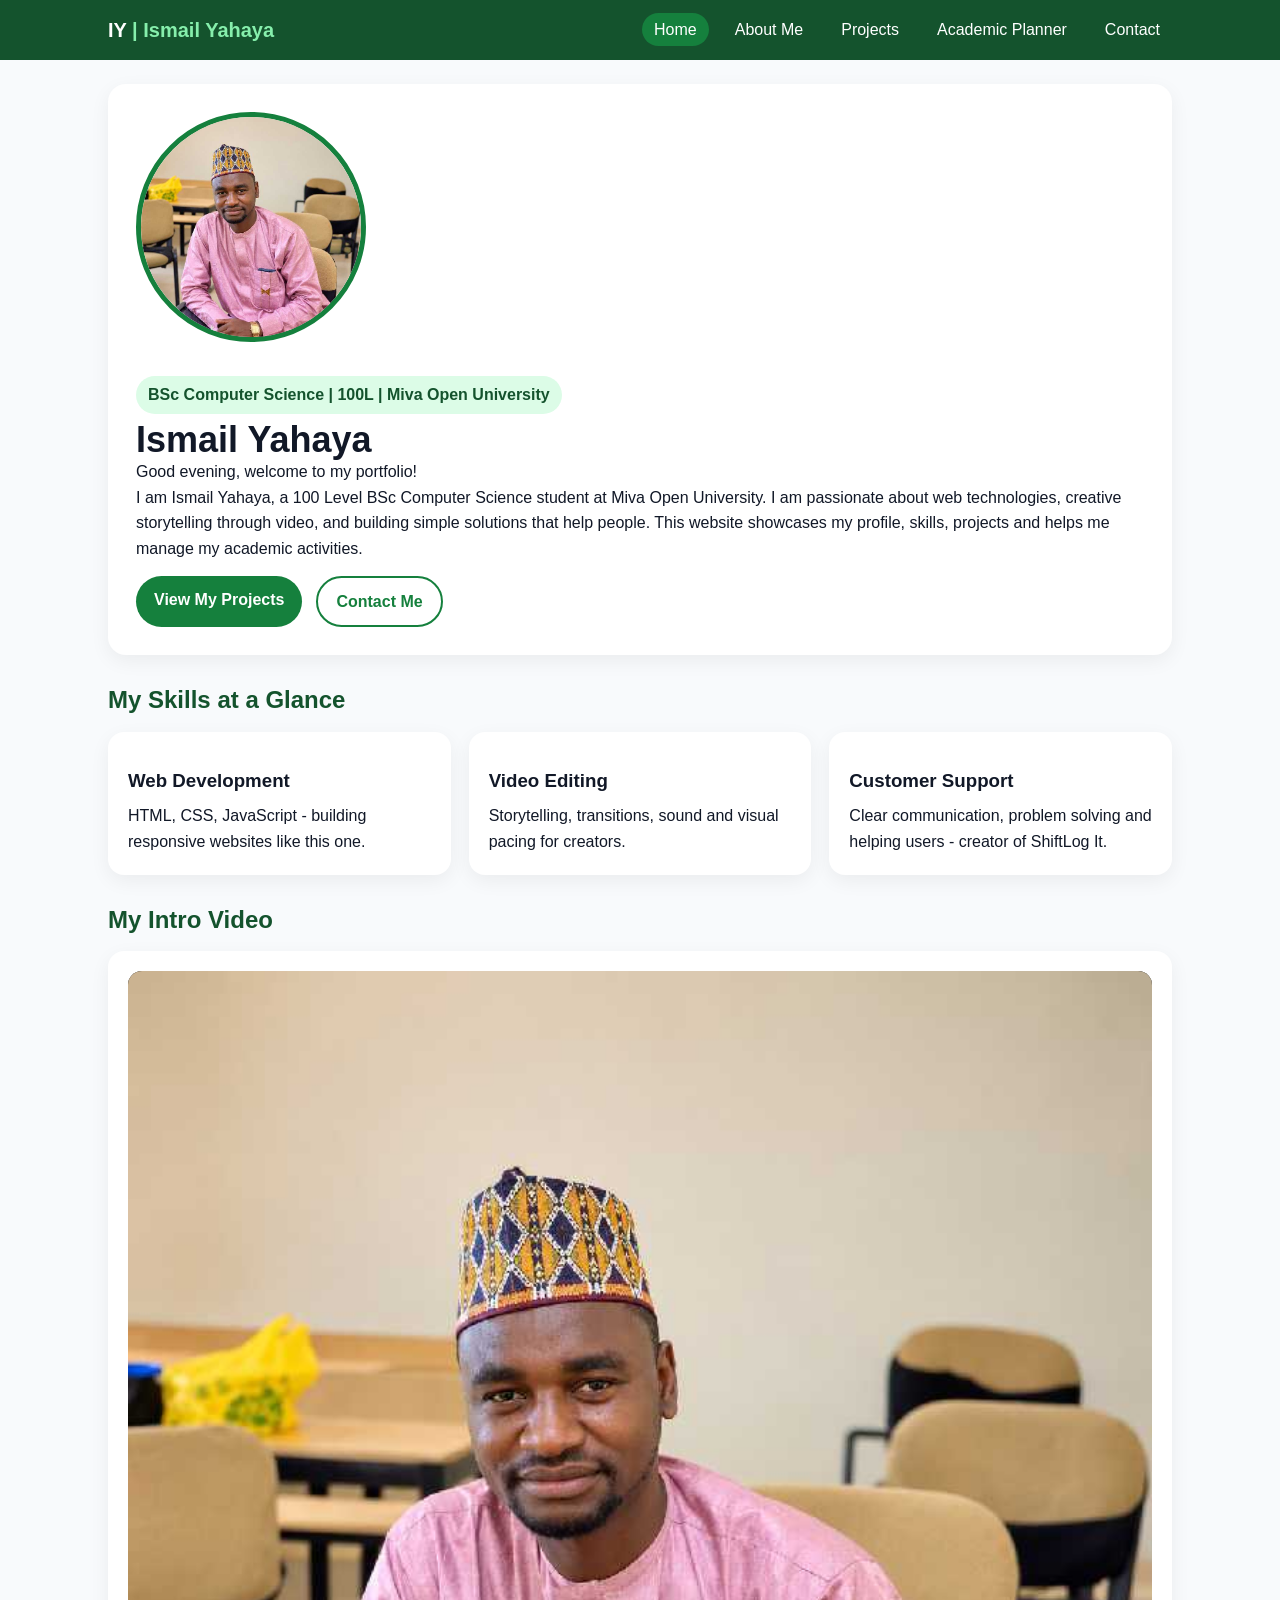
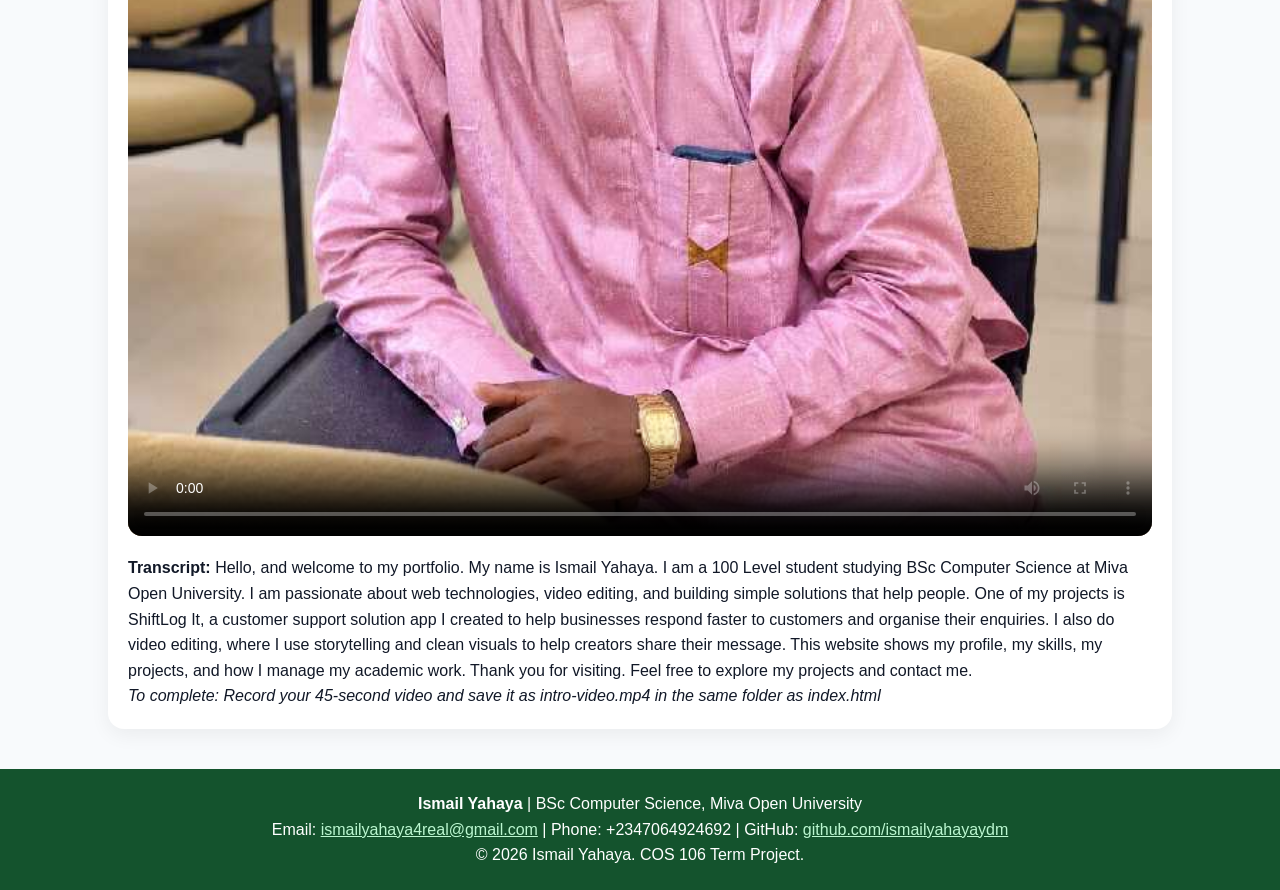
<file: index.html>
<!DOCTYPE html><html lang="en"><head><meta charset="UTF-8"><meta name="viewport" content="width=device-width, initial-scale=1.0"><title>Home - Ismail Yahaya</title><link rel="stylesheet" href="style.css"></head><body><header><div class="nav"><div class="logo">IY <span>| Ismail Yahaya</span></div><button id="menuBtn">Menu</button><nav><ul id="navList"><li><a href="index.html" class="active">Home</a></li><li><a href="about.html" class="">About Me</a></li><li><a href="projects.html" class="">Projects</a></li><li><a href="planner.html" class="">Academic Planner</a></li><li><a href="contact.html" class="">Contact</a></li></ul></nav></div></header><main>
<section class="hero"><img src="profile.jpg" alt="Portrait of Ismail Yahaya"><div><span class="badge">BSc Computer Science | 100L | Miva Open University</span><h1>Ismail Yahaya</h1><p id="greeting">Welcome to my portfolio!</p><p>I am Ismail Yahaya, a 100 Level BSc Computer Science student at Miva Open University. I am passionate about web technologies, creative storytelling through video, and building simple solutions that help people. This website showcases my profile, skills, projects and helps me manage my academic activities.</p><div class="flex" style="margin-top:14px"><a class="btn" href="projects.html">View My Projects</a><a class="btn btn-outline" href="contact.html">Contact Me</a></div></div></section>
<h2>My Skills at a Glance</h2><div class="grid"><div class="card"><h3>Web Development</h3><p>HTML, CSS, JavaScript - building responsive websites like this one.</p></div><div class="card"><h3>Video Editing</h3><p>Storytelling, transitions, sound and visual pacing for creators.</p></div><div class="card"><h3>Customer Support</h3><p>Clear communication, problem solving and helping users - creator of ShiftLog It.</p></div></div>
<h2>My Intro Video</h2><div class="card"><video controls poster="profile.jpg"><source src="intro-video-1.mp4" type="video/mp4">Your browser does not support video. Please add intro-video-1.mp4 to this folder.</video><p style="margin-top:12px"><strong>Transcript:</strong> Hello, and welcome to my portfolio. My name is Ismail Yahaya. I am a 100 Level student studying BSc Computer Science at Miva Open University. I am passionate about web technologies, video editing, and building simple solutions that help people. One of my projects is ShiftLog It, a customer support solution app I created to help businesses respond faster to customers and organise their enquiries. I also do video editing, where I use storytelling and clean visuals to help creators share their message. This website shows my profile, my skills, my projects, and how I manage my academic work. Thank you for visiting. Feel free to explore my projects and contact me.</p><p><em>To complete: Record your 45-second video and save it as intro-video.mp4 in the same folder as index.html</em></p></div>
</main><footer><p><strong>Ismail Yahaya</strong> | BSc Computer Science, Miva Open University</p><p>Email: <a href="mailto:ismailyahaya4real@gmail.com">ismailyahaya4real@gmail.com</a> | Phone: +2347064924692 | GitHub: <a href="https://github.com/ismailyahayaydm">github.com/ismailyahayaydm</a></p><p>&copy; <span id="year">2026</span> Ismail Yahaya. COS 106 Term Project.</p></footer><script src="script.js"></script></body></html>
</file>
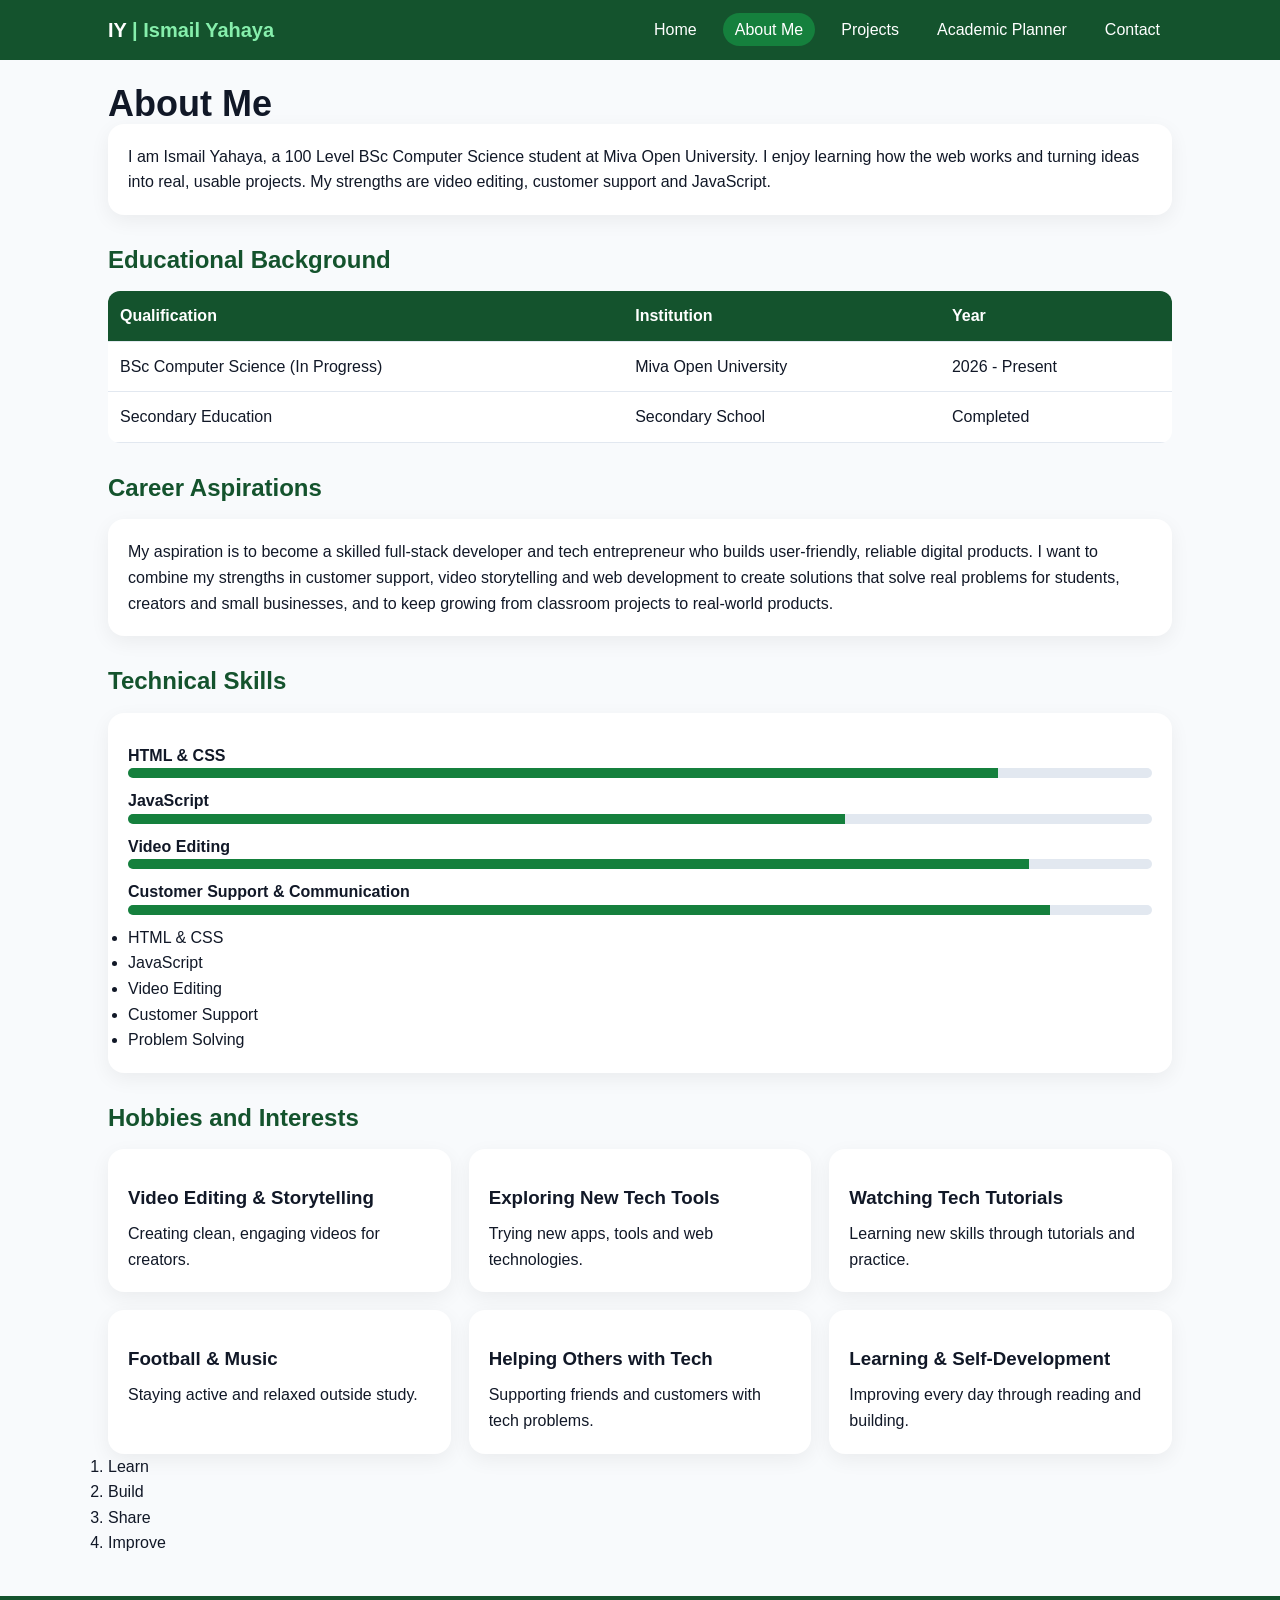
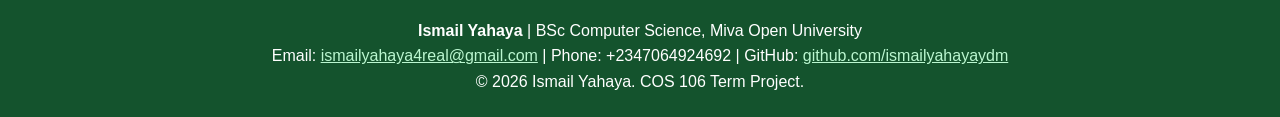
<file: about.html>
<!DOCTYPE html><html lang="en"><head><meta charset="UTF-8"><meta name="viewport" content="width=device-width, initial-scale=1.0"><title>About Me - Ismail Yahaya</title><link rel="stylesheet" href="style.css"></head><body><header><div class="nav"><div class="logo">IY <span>| Ismail Yahaya</span></div><button id="menuBtn">Menu</button><nav><ul id="navList"><li><a href="index.html" class="">Home</a></li><li><a href="about.html" class="active">About Me</a></li><li><a href="projects.html" class="">Projects</a></li><li><a href="planner.html" class="">Academic Planner</a></li><li><a href="contact.html" class="">Contact</a></li></ul></nav></div></header><main>
<h1>About Me</h1><div class="card"><p>I am Ismail Yahaya, a 100 Level BSc Computer Science student at Miva Open University. I enjoy learning how the web works and turning ideas into real, usable projects. My strengths are video editing, customer support and JavaScript.</p></div>
<h2>Educational Background</h2><table><thead><tr><th>Qualification</th><th>Institution</th><th>Year</th></tr></thead><tbody><tr><td>BSc Computer Science (In Progress)</td><td>Miva Open University</td><td>2026 - Present</td></tr><tr><td>Secondary Education</td><td>Secondary School</td><td>Completed</td></tr></tbody></table>
<h2>Career Aspirations</h2><div class="card"><p>My aspiration is to become a skilled full-stack developer and tech entrepreneur who builds user-friendly, reliable digital products. I want to combine my strengths in customer support, video storytelling and web development to create solutions that solve real problems for students, creators and small businesses, and to keep growing from classroom projects to real-world products.</p></div>
<h2>Technical Skills</h2><div class="card"><div class="skill"><strong>HTML &amp; CSS</strong><div class="bar"><div style="width:85%"></div></div></div><div class="skill"><strong>JavaScript</strong><div class="bar"><div style="width:70%"></div></div></div><div class="skill"><strong>Video Editing</strong><div class="bar"><div style="width:88%"></div></div></div><div class="skill"><strong>Customer Support &amp; Communication</strong><div class="bar"><div style="width:90%"></div></div></div><ul><li>HTML &amp; CSS</li><li>JavaScript</li><li>Video Editing</li><li>Customer Support</li><li>Problem Solving</li></ul></div>
<h2>Hobbies and Interests</h2><div class="grid"><div class="card"><h3>Video Editing &amp; Storytelling</h3><p>Creating clean, engaging videos for creators.</p></div><div class="card"><h3>Exploring New Tech Tools</h3><p>Trying new apps, tools and web technologies.</p></div><div class="card"><h3>Watching Tech Tutorials</h3><p>Learning new skills through tutorials and practice.</p></div><div class="card"><h3>Football &amp; Music</h3><p>Staying active and relaxed outside study.</p></div><div class="card"><h3>Helping Others with Tech</h3><p>Supporting friends and customers with tech problems.</p></div><div class="card"><h3>Learning &amp; Self-Development</h3><p>Improving every day through reading and building.</p></div></div>
<ol><li>Learn</li><li>Build</li><li>Share</li><li>Improve</li></ol>
</main><footer><p><strong>Ismail Yahaya</strong> | BSc Computer Science, Miva Open University</p><p>Email: <a href="mailto:ismailyahaya4real@gmail.com">ismailyahaya4real@gmail.com</a> | Phone: +2347064924692 | GitHub: <a href="https://github.com/ismailyahayaydm">github.com/ismailyahayaydm</a></p><p>&copy; <span id="year">2026</span> Ismail Yahaya. COS 106 Term Project.</p></footer><script src="script.js"></script></body></html>
</file>
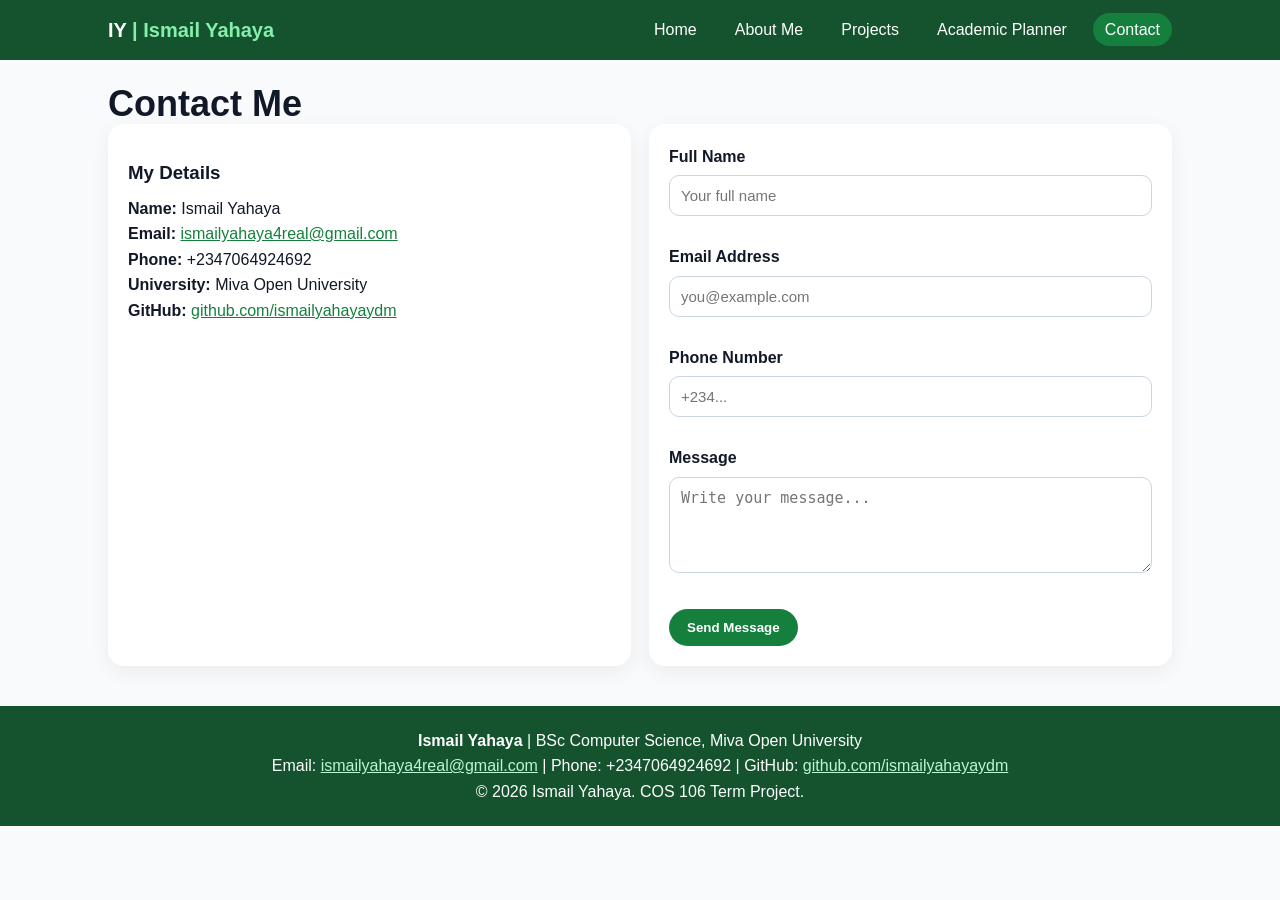
<file: contact.html>
<!DOCTYPE html><html lang="en"><head><meta charset="UTF-8"><meta name="viewport" content="width=device-width, initial-scale=1.0"><title>Contact - Ismail Yahaya</title><link rel="stylesheet" href="style.css"></head><body><header><div class="nav"><div class="logo">IY <span>| Ismail Yahaya</span></div><button id="menuBtn">Menu</button><nav><ul id="navList"><li><a href="index.html" class="">Home</a></li><li><a href="about.html" class="">About Me</a></li><li><a href="projects.html" class="">Projects</a></li><li><a href="planner.html" class="">Academic Planner</a></li><li><a href="contact.html" class="active">Contact</a></li></ul></nav></div></header><main>
<h1>Contact Me</h1><div class="grid-2"><div class="card"><h3>My Details</h3><p><strong>Name:</strong> Ismail Yahaya</p><p><strong>Email:</strong> <a href="mailto:ismailyahaya4real@gmail.com">ismailyahaya4real@gmail.com</a></p><p><strong>Phone:</strong> +2347064924692</p><p><strong>University:</strong> Miva Open University</p><p><strong>GitHub:</strong> <a href="https://github.com/ismailyahayaydm">github.com/ismailyahayaydm</a></p></div><div class="card"><form id="contactForm" novalidate><label for="cName">Full Name</label><input id="cName" placeholder="Your full name"><div class="error" id="eName"></div><label for="cEmail">Email Address</label><input id="cEmail" type="email" placeholder="you@example.com"><div class="error" id="eEmail"></div><label for="cPhone">Phone Number</label><input id="cPhone" placeholder="+234..."><div class="error" id="ePhone"></div><label for="cMessage">Message</label><textarea id="cMessage" rows="4" placeholder="Write your message..."></textarea><div class="error" id="eMsg"></div><button class="btn" type="submit">Send Message</button><div class="success" id="formSuccess">Thank you! Your message has been received. I will get back to you soon.</div></form></div></div>
</main><footer><p><strong>Ismail Yahaya</strong> | BSc Computer Science, Miva Open University</p><p>Email: <a href="mailto:ismailyahaya4real@gmail.com">ismailyahaya4real@gmail.com</a> | Phone: +2347064924692 | GitHub: <a href="https://github.com/ismailyahayaydm">github.com/ismailyahayaydm</a></p><p>&copy; <span id="year">2026</span> Ismail Yahaya. COS 106 Term Project.</p></footer><script src="script.js"></script></body></html>
</file>
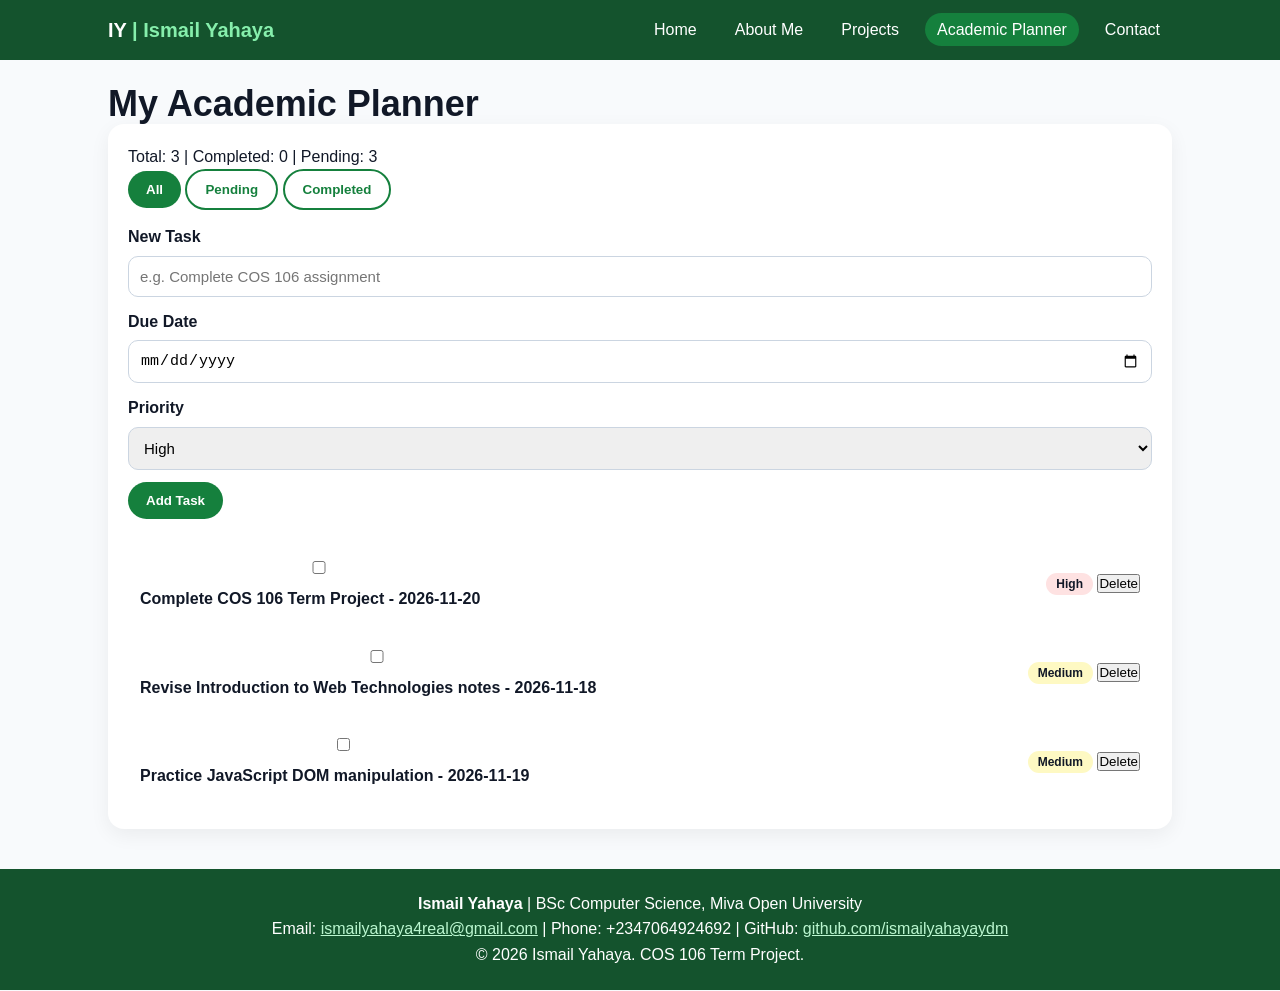
<file: planner.html>
<!DOCTYPE html><html lang="en"><head><meta charset="UTF-8"><meta name="viewport" content="width=device-width, initial-scale=1.0"><title>Academic Planner - Ismail Yahaya</title><link rel="stylesheet" href="style.css"></head><body><header><div class="nav"><div class="logo">IY <span>| Ismail Yahaya</span></div><button id="menuBtn">Menu</button><nav><ul id="navList"><li><a href="index.html" class="">Home</a></li><li><a href="about.html" class="">About Me</a></li><li><a href="projects.html" class="">Projects</a></li><li><a href="planner.html" class="active">Academic Planner</a></li><li><a href="contact.html" class="">Contact</a></li></ul></nav></div></header><main>
<h1>My Academic Planner</h1><div class="card"><p id="totalCount">Total: 0</p><div><button class="btn" data-filter="All">All</button> <button class="btn btn-outline" data-filter="Pending">Pending</button> <button class="btn btn-outline" data-filter="Completed">Completed</button></div><div style="margin-top:14px"><label for="taskTitle">New Task</label><input id="taskTitle" placeholder="e.g. Complete COS 106 assignment"><label for="taskDate">Due Date</label><input id="taskDate" type="date"><label for="taskPriority">Priority</label><select id="taskPriority"><option>High</option><option>Medium</option><option>Low</option></select><button class="btn" id="addTaskBtn">Add Task</button><div class="error" id="taskError"></div></div><div id="taskList"></div></div>
</main><footer><p><strong>Ismail Yahaya</strong> | BSc Computer Science, Miva Open University</p><p>Email: <a href="mailto:ismailyahaya4real@gmail.com">ismailyahaya4real@gmail.com</a> | Phone: +2347064924692 | GitHub: <a href="https://github.com/ismailyahayaydm">github.com/ismailyahayaydm</a></p><p>&copy; <span id="year">2026</span> Ismail Yahaya. COS 106 Term Project.</p></footer><script src="script.js"></script></body></html>
</file>
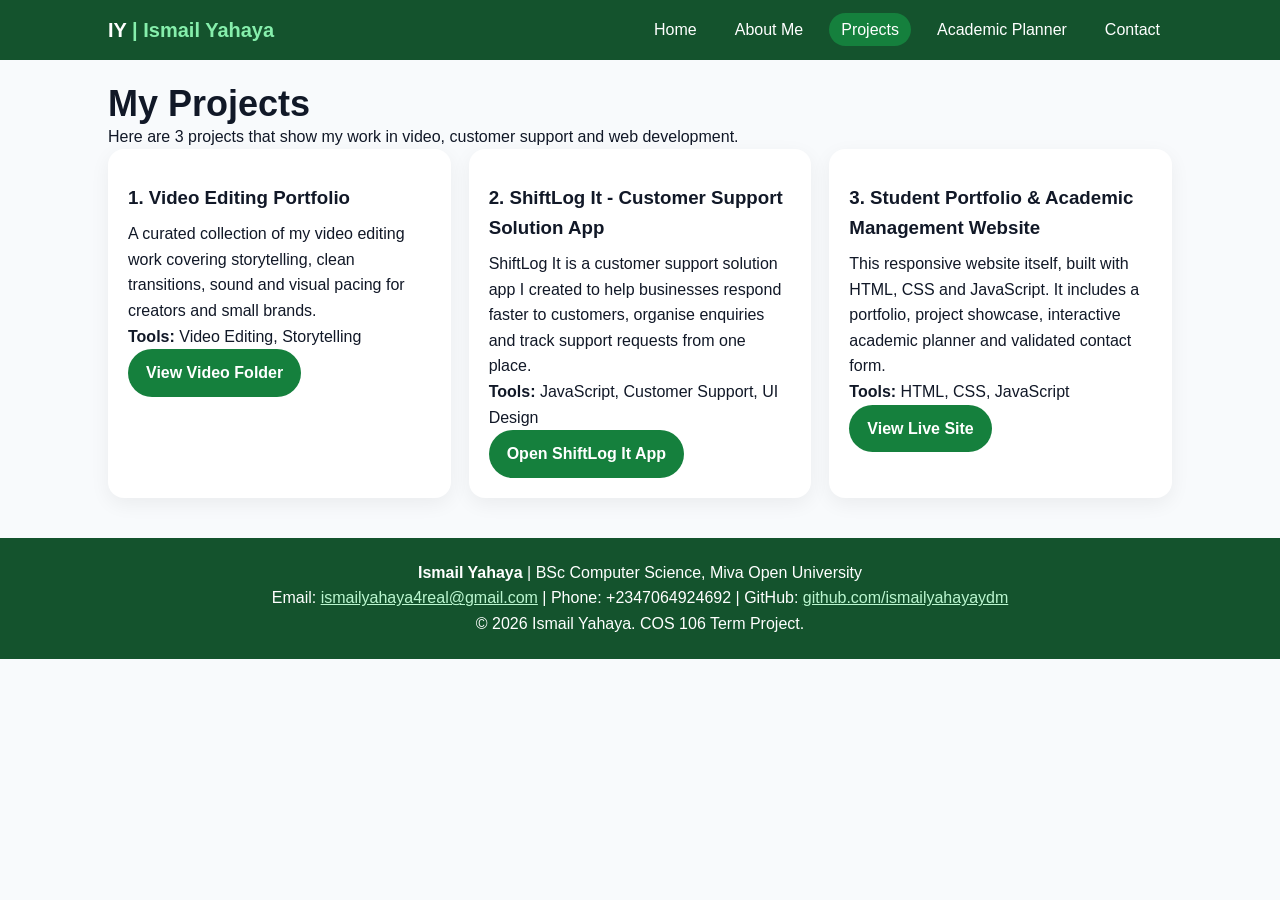
<file: projects.html>
<!DOCTYPE html><html lang="en"><head><meta charset="UTF-8"><meta name="viewport" content="width=device-width, initial-scale=1.0"><title>Projects - Ismail Yahaya</title><link rel="stylesheet" href="style.css"></head><body><header><div class="nav"><div class="logo">IY <span>| Ismail Yahaya</span></div><button id="menuBtn">Menu</button><nav><ul id="navList"><li><a href="index.html" class="">Home</a></li><li><a href="about.html" class="">About Me</a></li><li><a href="projects.html" class="active">Projects</a></li><li><a href="planner.html" class="">Academic Planner</a></li><li><a href="contact.html" class="">Contact</a></li></ul></nav></div></header><main>
<h1>My Projects</h1><p>Here are 3 projects that show my work in video, customer support and web development.</p><div class="grid">
<div class="card"><h3>1. Video Editing Portfolio</h3><p>A curated collection of my video editing work covering storytelling, clean transitions, sound and visual pacing for creators and small brands.</p><p><strong>Tools:</strong> Video Editing, Storytelling</p><a class="btn" href="https://drive.google.com/drive/folders/1_IdCE1Ak0nLs8DOeJ6d4oYt5jMqsK3ML" target="_blank" rel="noopener">View Video Folder</a></div>
<div class="card"><h3>2. ShiftLog It - Customer Support Solution App</h3><p>ShiftLog It is a customer support solution app I created to help businesses respond faster to customers, organise enquiries and track support requests from one place.</p><p><strong>Tools:</strong> JavaScript, Customer Support, UI Design</p><a class="btn" href="https://shiftlog-it.vercel.app/" target="_blank" rel="noopener">Open ShiftLog It App</a></div>
<div class="card"><h3>3. Student Portfolio &amp; Academic Management Website</h3><p>This responsive website itself, built with HTML, CSS and JavaScript. It includes a portfolio, project showcase, interactive academic planner and validated contact form.</p><p><strong>Tools:</strong> HTML, CSS, JavaScript</p><a class="btn" href="index.html">View Live Site</a></div></div>
</main><footer><p><strong>Ismail Yahaya</strong> | BSc Computer Science, Miva Open University</p><p>Email: <a href="mailto:ismailyahaya4real@gmail.com">ismailyahaya4real@gmail.com</a> | Phone: +2347064924692 | GitHub: <a href="https://github.com/ismailyahayaydm">github.com/ismailyahayaydm</a></p><p>&copy; <span id="year">2026</span> Ismail Yahaya. COS 106 Term Project.</p></footer><script src="script.js"></script></body></html>
</file>
<file: style.css>
/* Ismail Yahaya - COS 106 Portfolio - External Stylesheet */
* { box-sizing: border-box; margin: 0; padding: 0; }
:root { --green:#15803d; --dark:#14532d; --light:#dcfce7; --bg:#f8fafc; --text:#111827; --muted:#64748b; }
body { font-family: Arial, Helvetica, sans-serif; background: var(--bg); color: var(--text); line-height: 1.6; }
a { color: var(--green); }
header { background: var(--dark); color: white; position: sticky; top: 0; z-index: 10; }
.nav { max-width: 1100px; margin: auto; padding: 14px 18px; display: flex; justify-content: space-between; align-items: center; }
.logo { font-weight: 800; font-size: 20px; }
.logo span { color: #86efac; }
nav ul { list-style: none; display: flex; gap: 14px; flex-wrap: wrap; }
nav a { color: white; text-decoration: none; padding: 8px 12px; border-radius: 999px; }
nav a.active, nav a:hover { background: var(--green); }
#menuBtn { display: none; background: var(--green); color: white; border: 0; padding: 8px 12px; border-radius: 8px; cursor: pointer; }
main { max-width: 1100px; margin: auto; padding: 24px 18px 40px; }
.hero { display: flex; gap: 28px; align-items: center; background: white; padding: 28px; border-radius: 18px; box-shadow: 0 6px 20px rgba(0,0,0,0.06); flex-wrap: wrap; }
.hero img { width: 230px; height: 230px; object-fit: cover; border-radius: 50%; border: 5px solid var(--green); }
.badge { display: inline-block; background: var(--light); color: var(--dark); padding: 6px 12px; border-radius: 999px; font-weight: 700; margin: 6px 0; }
h1 { font-size: 36px; line-height: 1.1; }
h2 { margin: 26px 0 12px; color: var(--dark); }
h3 { margin: 14px 0 8px; }
.card { background: white; padding: 20px; border-radius: 16px; box-shadow: 0 6px 20px rgba(0,0,0,0.06); }
.grid { display: grid; grid-template-columns: repeat(3, 1fr); gap: 18px; }
.grid-2 { display: grid; grid-template-columns: 1fr 1fr; gap: 18px; }
.flex { display: flex; gap: 14px; flex-wrap: wrap; }
.btn { display: inline-block; background: var(--green); color: white; padding: 11px 18px; border-radius: 999px; text-decoration: none; font-weight: 700; border: 0; cursor: pointer; transition: transform .2s, background .2s; }
.btn:hover { background: var(--dark); transform: translateY(-2px); }
.btn-outline { background: white; color: var(--green); border: 2px solid var(--green); }
.skill { margin: 10px 0; }
.bar { height: 10px; background: #e2e8f0; border-radius: 999px; overflow: hidden; }
.bar > div { height: 100%; background: var(--green); }
table { width: 100%; border-collapse: collapse; background: white; border-radius: 12px; overflow: hidden; }
th, td { padding: 12px; border-bottom: 1px solid #e2e8f0; text-align: left; }
th { background: var(--dark); color: white; }
input, select, textarea { width: 100%; padding: 11px; border: 1px solid #cbd5e1; border-radius: 10px; margin: 6px 0 12px; font-size: 15px; }
label { font-weight: 700; }
.error { color: #dc2626; font-size: 13px; min-height: 16px; }
.success { color: #15803d; background: #dcfce7; padding: 12px; border-radius: 10px; margin-top: 10px; display: none; }
.task { display: flex; justify-content: space-between; align-items: center; gap: 10px; background: white; padding: 12px; border-radius: 12px; margin: 8px 0; }
.task.done span.title { text-decoration: line-through; color: #94a3b8; }
.pill { font-size: 12px; font-weight: 700; padding: 4px 10px; border-radius: 999px; background: #fef9c3; }
.pill.High { background: #fee2e2; } .pill.Medium { background: #fef9c3; } .pill.Low { background: #dcfce7; }
video { width: 100%; border-radius: 14px; background: #000; }
footer { background: var(--dark); color: white; text-align: center; padding: 22px 16px; }
footer a { color: #bbf7d0; }
@media (max-width: 760px) {
  .grid, .grid-2 { grid-template-columns: 1fr; }
  .hero { flex-direction: column; text-align: center; }
  #menuBtn { display: block; }
  nav ul { display: none; width: 100%; flex-direction: column; }
  nav ul.open { display: flex; }
  h1 { font-size: 28px; }
}
</file>
